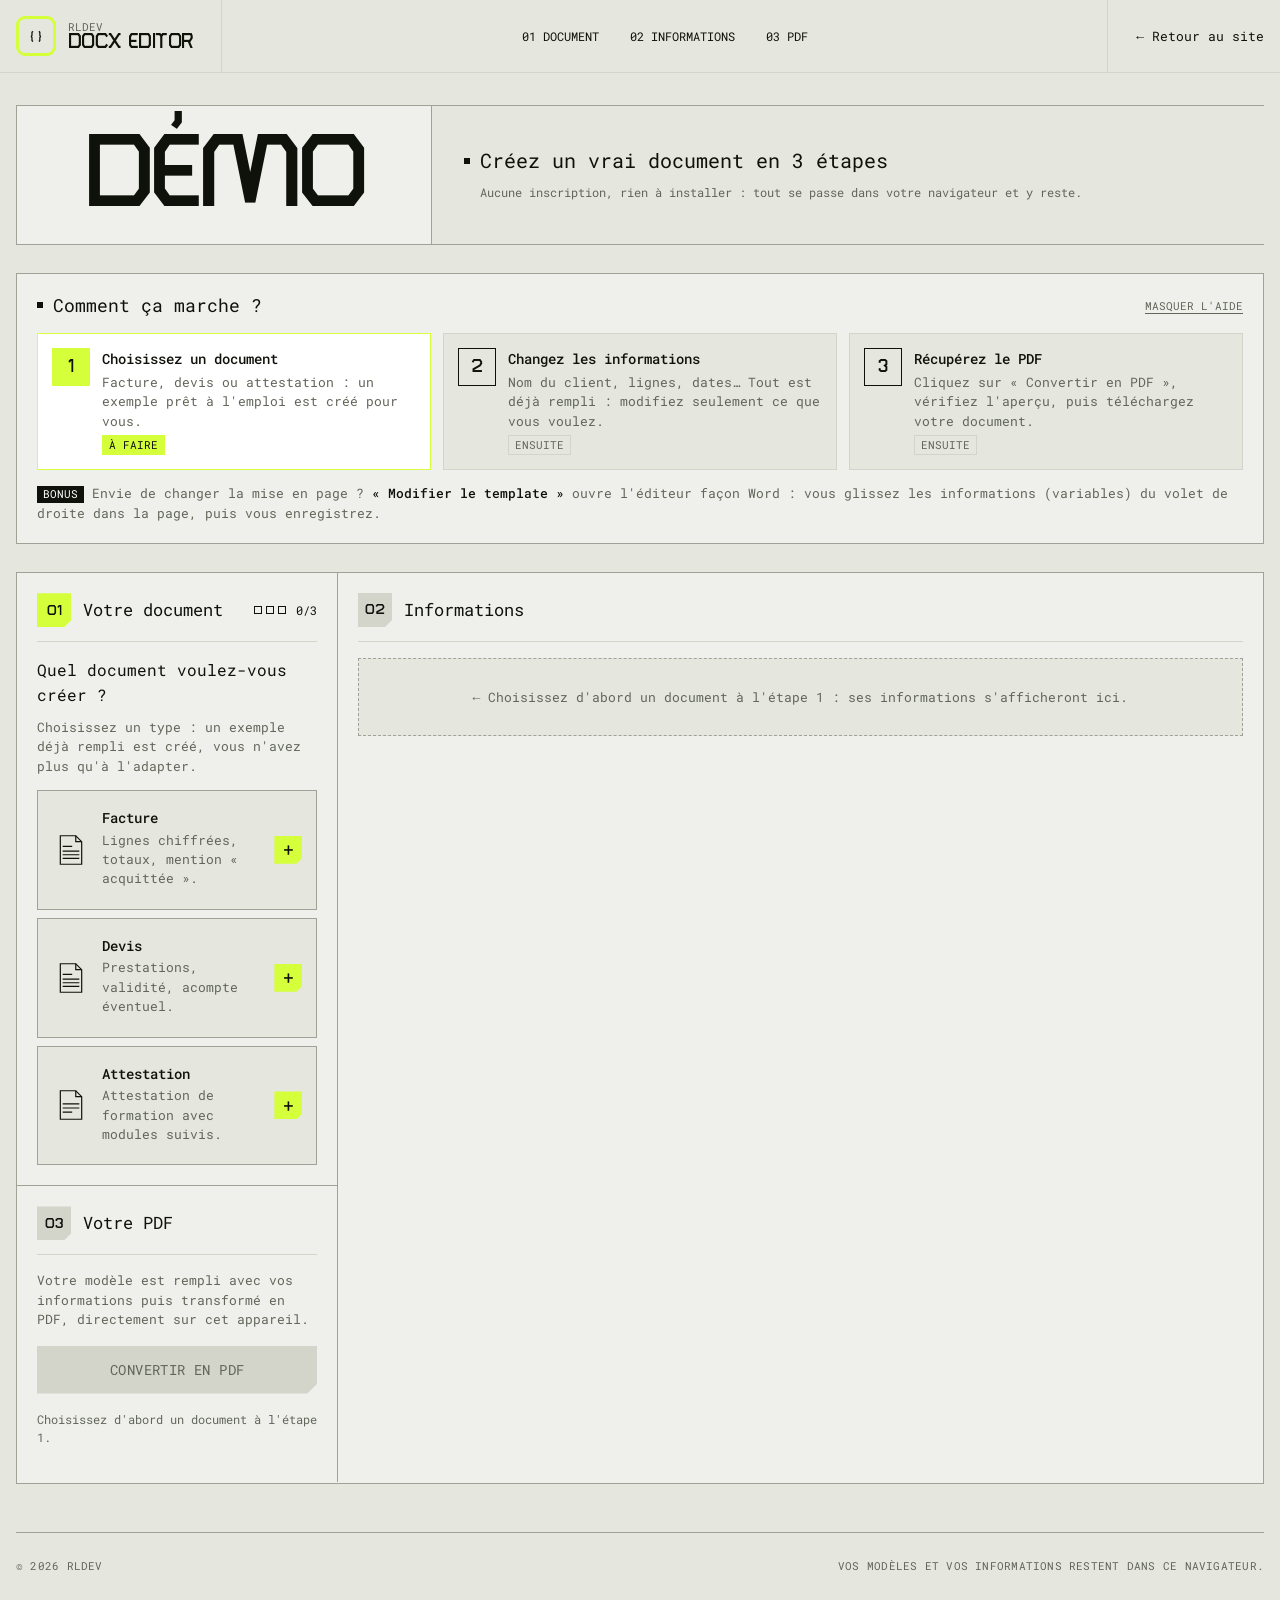
<file: demo/index.html>
<!doctype html>
<html lang="fr">
  <head>
    <meta charset="UTF-8" />
    <meta name="viewport" content="width=device-width, initial-scale=1.0" />
    <title>Démo - rl-docx-editor</title>
    <meta name="description" content="Créez jusqu'à 3 modèles Word, remplissez-les et convertissez-les en PDF, directement dans le navigateur." />
    <meta name="theme-color" content="#e5e6de" />
    <link rel="icon" href="data:image/svg+xml,%3Csvg xmlns='http://www.w3.org/2000/svg' viewBox='0 0 32 32'%3E%3Crect x='3' y='3' width='26' height='26' rx='6' fill='%23d4ff3a' stroke='%230f110b' stroke-width='4'/%3E%3Crect x='10' y='13' width='4' height='4' fill='%230f110b'/%3E%3Crect x='18' y='13' width='4' height='4' fill='%230f110b'/%3E%3C/svg%3E" />
    <script type="module" crossorigin src="/assets/demo-Dd0WnfxP.js"></script>
    <link rel="modulepreload" crossorigin href="/assets/brouillage-D3EQtD_n.js">
    <link rel="stylesheet" crossorigin href="/assets/brouillage-BTeTvvS6.css">
    <link rel="stylesheet" crossorigin href="/assets/demo-AiE02VJX.css">
  </head>
  <body>
    <div id="racine"></div>
    <noscript>La démonstration a besoin de JavaScript.</noscript>
  </body>
</html>
</file>
<file: assets/brouillage-BTeTvvS6.css>
@font-face{font-family:Roboto Mono;font-style:normal;font-display:swap;font-weight:400;src:url(/assets/roboto-mono-cyrillic-ext-400-normal-BHxv52bw.woff2) format("woff2"),url(/assets/roboto-mono-cyrillic-ext-400-normal-W26xs1TL.woff) format("woff");unicode-range:U+0460-052F,U+1C80-1C8A,U+20B4,U+2DE0-2DFF,U+A640-A69F,U+FE2E-FE2F}@font-face{font-family:Roboto Mono;font-style:normal;font-display:swap;font-weight:400;src:url(/assets/roboto-mono-cyrillic-400-normal-C-_K-ZCn.woff2) format("woff2"),url(/assets/roboto-mono-cyrillic-400-normal-B3hIXASd.woff) format("woff");unicode-range:U+0301,U+0400-045F,U+0490-0491,U+04B0-04B1,U+2116}@font-face{font-family:Roboto Mono;font-style:normal;font-display:swap;font-weight:400;src:url(/assets/roboto-mono-greek-400-normal-CH_u3Aru.woff2) format("woff2"),url(/assets/roboto-mono-greek-400-normal-P8xe1gs1.woff) format("woff");unicode-range:U+0370-0377,U+037A-037F,U+0384-038A,U+038C,U+038E-03A1,U+03A3-03FF}@font-face{font-family:Roboto Mono;font-style:normal;font-display:swap;font-weight:400;src:url(/assets/roboto-mono-vietnamese-400-normal-yYTFiTTs.woff2) format("woff2"),url(/assets/roboto-mono-vietnamese-400-normal-CzWHQABp.woff) format("woff");unicode-range:U+0102-0103,U+0110-0111,U+0128-0129,U+0168-0169,U+01A0-01A1,U+01AF-01B0,U+0300-0301,U+0303-0304,U+0308-0309,U+0323,U+0329,U+1EA0-1EF9,U+20AB}@font-face{font-family:Roboto Mono;font-style:normal;font-display:swap;font-weight:400;src:url(/assets/roboto-mono-latin-ext-400-normal-DLAV9S_w.woff2) format("woff2"),url(/assets/roboto-mono-latin-ext-400-normal-BwLXVYNz.woff) format("woff");unicode-range:U+0100-02BA,U+02BD-02C5,U+02C7-02CC,U+02CE-02D7,U+02DD-02FF,U+0304,U+0308,U+0329,U+1D00-1DBF,U+1E00-1E9F,U+1EF2-1EFF,U+2020,U+20A0-20AB,U+20AD-20C0,U+2113,U+2C60-2C7F,U+A720-A7FF}@font-face{font-family:Roboto Mono;font-style:normal;font-display:swap;font-weight:400;src:url(/assets/roboto-mono-latin-400-normal-GekRknry.woff2) format("woff2"),url(/assets/roboto-mono-latin-400-normal-DBZPkcnn.woff) format("woff");unicode-range:U+0000-00FF,U+0131,U+0152-0153,U+02BB-02BC,U+02C6,U+02DA,U+02DC,U+0304,U+0308,U+0329,U+2000-206F,U+20AC,U+2122,U+2191,U+2193,U+2212,U+2215,U+FEFF,U+FFFD}@font-face{font-family:Roboto Mono;font-style:normal;font-display:swap;font-weight:500;src:url(/assets/roboto-mono-cyrillic-ext-500-normal-DC57U9n8.woff2) format("woff2"),url(/assets/roboto-mono-cyrillic-ext-500-normal-6xdwlG7p.woff) format("woff");unicode-range:U+0460-052F,U+1C80-1C8A,U+20B4,U+2DE0-2DFF,U+A640-A69F,U+FE2E-FE2F}@font-face{font-family:Roboto Mono;font-style:normal;font-display:swap;font-weight:500;src:url(/assets/roboto-mono-cyrillic-500-normal-DGZ7-lUP.woff2) format("woff2"),url(/assets/roboto-mono-cyrillic-500-normal-NpUJFYX7.woff) format("woff");unicode-range:U+0301,U+0400-045F,U+0490-0491,U+04B0-04B1,U+2116}@font-face{font-family:Roboto Mono;font-style:normal;font-display:swap;font-weight:500;src:url(/assets/roboto-mono-greek-500-normal-DpRFkptA.woff2) format("woff2"),url(/assets/roboto-mono-greek-500-normal-C2M8jX6G.woff) format("woff");unicode-range:U+0370-0377,U+037A-037F,U+0384-038A,U+038C,U+038E-03A1,U+03A3-03FF}@font-face{font-family:Roboto Mono;font-style:normal;font-display:swap;font-weight:500;src:url(/assets/roboto-mono-vietnamese-500-normal-Cq-quQMu.woff2) format("woff2"),url(/assets/roboto-mono-vietnamese-500-normal-IxzxMIj7.woff) format("woff");unicode-range:U+0102-0103,U+0110-0111,U+0128-0129,U+0168-0169,U+01A0-01A1,U+01AF-01B0,U+0300-0301,U+0303-0304,U+0308-0309,U+0323,U+0329,U+1EA0-1EF9,U+20AB}@font-face{font-family:Roboto Mono;font-style:normal;font-display:swap;font-weight:500;src:url(/assets/roboto-mono-latin-ext-500-normal-Db3ge6Oe.woff2) format("woff2"),url(/assets/roboto-mono-latin-ext-500-normal-B1IjfbhL.woff) format("woff");unicode-range:U+0100-02BA,U+02BD-02C5,U+02C7-02CC,U+02CE-02D7,U+02DD-02FF,U+0304,U+0308,U+0329,U+1D00-1DBF,U+1E00-1E9F,U+1EF2-1EFF,U+2020,U+20A0-20AB,U+20AD-20C0,U+2113,U+2C60-2C7F,U+A720-A7FF}@font-face{font-family:Roboto Mono;font-style:normal;font-display:swap;font-weight:500;src:url(/assets/roboto-mono-latin-500-normal-pxIOXZmA.woff2) format("woff2"),url(/assets/roboto-mono-latin-500-normal-D6j6AMzd.woff) format("woff");unicode-range:U+0000-00FF,U+0131,U+0152-0153,U+02BB-02BC,U+02C6,U+02DA,U+02DC,U+0304,U+0308,U+0329,U+2000-206F,U+20AC,U+2122,U+2191,U+2193,U+2212,U+2215,U+FEFF,U+FFFD}@font-face{font-family:Turret Road;font-style:normal;font-display:swap;font-weight:700;src:url(/assets/turret-road-latin-ext-700-normal-PWdw-Xa7.woff2) format("woff2"),url(/assets/turret-road-latin-ext-700-normal-D3szn_Et.woff) format("woff");unicode-range:U+0100-02BA,U+02BD-02C5,U+02C7-02CC,U+02CE-02D7,U+02DD-02FF,U+0304,U+0308,U+0329,U+1D00-1DBF,U+1E00-1E9F,U+1EF2-1EFF,U+2020,U+20A0-20AB,U+20AD-20C0,U+2113,U+2C60-2C7F,U+A720-A7FF}@font-face{font-family:Turret Road;font-style:normal;font-display:swap;font-weight:700;src:url(/assets/turret-road-latin-700-normal-CbvBFBhU.woff2) format("woff2"),url(/assets/turret-road-latin-700-normal-BDY5zHr_.woff) format("woff");unicode-range:U+0000-00FF,U+0131,U+0152-0153,U+02BB-02BC,U+02C6,U+02DA,U+02DC,U+0304,U+0308,U+0329,U+2000-206F,U+20AC,U+2122,U+2191,U+2193,U+2212,U+2215,U+FEFF,U+FFFD}@font-face{font-family:Turret Road;font-style:normal;font-display:swap;font-weight:800;src:url(/assets/turret-road-latin-ext-800-normal-BY8YFq4o.woff2) format("woff2"),url(/assets/turret-road-latin-ext-800-normal-DPQ_T8pW.woff) format("woff");unicode-range:U+0100-02BA,U+02BD-02C5,U+02C7-02CC,U+02CE-02D7,U+02DD-02FF,U+0304,U+0308,U+0329,U+1D00-1DBF,U+1E00-1E9F,U+1EF2-1EFF,U+2020,U+20A0-20AB,U+20AD-20C0,U+2113,U+2C60-2C7F,U+A720-A7FF}@font-face{font-family:Turret Road;font-style:normal;font-display:swap;font-weight:800;src:url(/assets/turret-road-latin-800-normal-CU85cDGn.woff2) format("woff2"),url(/assets/turret-road-latin-800-normal-DF21LEE2.woff) format("woff");unicode-range:U+0000-00FF,U+0131,U+0152-0153,U+02BB-02BC,U+02C6,U+02DA,U+02DC,U+0304,U+0308,U+0329,U+2000-206F,U+20AC,U+2122,U+2191,U+2193,U+2212,U+2215,U+FEFF,U+FFFD}:root{--accent-50: #f8ffe0;--accent-100: #f1ffc2;--accent-200: #e7ff99;--accent-300: #dbff66;--accent-400: #d4ff3a;--accent-500: #c1f01a;--accent-600: #9cc610;--accent-700: #729310;--accent-800: #516812;--accent-900: #334110;--accent-950: #1b220b;--ink-950: #0f110b;--ink-900: #22261a;--ink-700: #62665a;--ink-500: #9ea297;--ink-300: #d3d5cb;--ink-200: #dadcd3;--paper-300: #dbddd5;--paper-200: #e5e6de;--paper-100: #eff0eb;--paper-50: #ffffff;--fond: var(--paper-200);--panneau: var(--paper-100);--blanc: var(--paper-50);--trait: var(--ink-500);--trait-doux: var(--ink-300);--texte: var(--ink-950);--texte-doux: var(--ink-700);--texte-faible: var(--ink-700);--accent: var(--accent-400);--accent-survol: var(--accent-300);--accent-actif: var(--accent-500);--accent-fonce: var(--accent-800);--noir: var(--ink-950);--mono: "Roboto Mono", ui-monospace, "SFMono-Regular", Menlo, Consolas, monospace;--affiche: "Turret Road", "Roboto Mono", sans-serif;--gouttiere: 16px;--largeur: 1256px;--coupe: 10px}*,*:before,*:after{box-sizing:border-box}html{scroll-behavior:smooth;-webkit-text-size-adjust:100%}body{margin:0;background:var(--fond);color:var(--texte);font-family:var(--mono);font-size:14px;line-height:1.55;overflow-x:hidden}a{color:inherit}button,input,select,textarea{font:inherit;color:inherit}:focus-visible{outline:2px solid var(--accent-fonce);outline-offset:2px}.conteneur{width:min(100% - 2 * var(--gouttiere),var(--largeur));margin-inline:auto}.titre-geant{font-family:var(--affiche);font-weight:800;text-transform:uppercase;letter-spacing:-.05em;line-height:.92;margin:0;font-size:clamp(40px,6.2vw,80px)}.puce-titre{display:flex;gap:10px;align-items:baseline;font-size:clamp(17px,1.6vw,22px);font-weight:400;line-height:1.3;margin:0}.puce-titre:before{content:"";flex:none;width:6px;height:6px;background:var(--texte);transform:translateY(-4px)}.sous-titre{color:var(--texte-doux);font-size:12px;margin:8px 0 0 16px}.etiquette{font-size:12px;text-transform:uppercase;letter-spacing:.02em;color:var(--texte-doux)}.doux{color:var(--texte-doux)}code,.code{font-family:var(--mono);font-size:.95em}.bouton{display:inline-flex;align-items:center;justify-content:center;gap:10px;min-height:40px;padding:0 28px;border:0;background:var(--accent);color:var(--texte);font-size:13px;text-transform:uppercase;letter-spacing:.03em;text-decoration:none;cursor:pointer;clip-path:polygon(0 0,100% 0,100% calc(100% - var(--coupe)),calc(100% - var(--coupe)) 100%,0 100%);transition:background-color .16s ease;white-space:nowrap}.bouton:hover{background:var(--accent-survol)}.bouton:active{background:var(--accent-actif)}.bouton[disabled],.bouton[aria-disabled=true]{background:var(--trait-doux);color:var(--texte-doux);cursor:not-allowed}.bouton-contour{display:inline-flex;align-items:center;justify-content:center;gap:8px;min-height:36px;padding:0 16px;border:1px solid var(--trait);background:var(--panneau);font-size:12px;text-transform:uppercase;text-decoration:none;cursor:pointer;transition:background-color .16s ease,border-color .16s ease}.bouton-contour:hover{background:var(--blanc);border-color:var(--texte)}.bouton-contour[disabled]{opacity:.45;cursor:not-allowed}.bouton-noir{display:inline-grid;place-items:center;width:40px;height:40px;background:var(--noir);color:var(--blanc);border:0;cursor:pointer;text-decoration:none}.bouton-noir:hover{background:var(--accent);color:var(--texte)}.panneau{background:var(--panneau);border:1px solid var(--trait)}.coins{--c: var(--texte-faible);background:linear-gradient(var(--c),var(--c)) top left / 7px 1px,linear-gradient(var(--c),var(--c)) top left / 1px 7px,linear-gradient(var(--c),var(--c)) top right / 7px 1px,linear-gradient(var(--c),var(--c)) top right / 1px 7px,linear-gradient(var(--c),var(--c)) bottom left / 7px 1px,linear-gradient(var(--c),var(--c)) bottom left / 1px 7px,linear-gradient(var(--c),var(--c)) bottom right / 7px 1px,linear-gradient(var(--c),var(--c)) bottom right / 1px 7px;background-repeat:no-repeat;background-origin:content-box;padding:8px}.carre-accent{display:inline-block;width:9px;height:9px;background:var(--accent)}.boite-icone{display:grid;place-items:center;width:36px;height:36px;background:var(--panneau);border:1px solid var(--trait-doux);color:var(--texte-doux)}.boite-icone svg{width:18px;height:18px}.fleches{display:inline-flex;border:1px solid var(--trait);background:var(--panneau)}.fleches button{display:grid;place-items:center;width:40px;height:40px;border:0;background:none;cursor:pointer}.fleches button+button{border-left:1px solid var(--trait-doux)}.fleches button:hover{background:var(--blanc)}.fleches button[disabled]{opacity:.3;cursor:default}.fleches svg{width:16px;height:16px}.puce-variable{display:inline-flex;align-items:center;gap:6px;padding:2px 8px;border:1px solid var(--accent-600);background:var(--accent-100);color:var(--accent-fonce);font-size:12px;white-space:nowrap}.entete{position:sticky;top:0;z-index:30;background:color-mix(in srgb,var(--fond) 88%,transparent);-webkit-backdrop-filter:blur(8px);backdrop-filter:blur(8px);border-bottom:1px solid var(--trait-doux)}.entete-grille{display:grid;grid-template-columns:auto 1fr auto;align-items:stretch;min-height:72px}.marque{display:flex;align-items:center;gap:12px;padding-right:28px;text-decoration:none;border-right:1px solid var(--trait-doux)}.marque-logo{display:grid;place-items:center;width:40px;height:40px;border:3px solid var(--accent);border-radius:9px;font-family:var(--affiche);font-weight:800;font-size:13px;letter-spacing:-.04em}.marque-texte{display:grid;line-height:1}.marque-texte small{font-size:11px;color:var(--texte-doux)}.marque-texte strong{font-family:var(--affiche);font-weight:800;font-size:20px;letter-spacing:-.03em;text-transform:uppercase}.navigation{display:flex;justify-content:center;align-items:center;gap:clamp(14px,2.4vw,32px);font-size:13px}.navigation a{text-decoration:none;position:relative}.navigation a:after{content:"";position:absolute;left:0;right:0;bottom:-4px;height:1px;background:var(--accent);transform:scaleX(0);transform-origin:left;transition:transform .2s ease}.navigation a:hover:after{transform:scaleX(1)}.entete-actions{display:flex;align-items:center;gap:20px;padding-left:28px;border-left:1px solid var(--trait-doux)}.lien-retour{font-size:13px;text-decoration:none;display:inline-flex;gap:8px;align-items:center}@media(max-width:900px){.navigation{display:none}.entete-grille{grid-template-columns:1fr auto}.marque{border-right:0}.entete-actions{border-left:0;padding-left:0}}@media(max-width:520px){.marque-texte small,.entete-actions .lien-retour span{display:none}.entete-actions .bouton{padding:0 16px}}@media(prefers-reduced-motion:reduce){*,*:before,*:after{animation-duration:.01ms!important;animation-iteration-count:1!important;transition-duration:.01ms!important;scroll-behavior:auto!important}}.menu-mobile{display:none}@media(max-width:900px){.menu-mobile{display:grid;place-items:center;width:40px;height:40px;border:1px solid var(--trait);background:var(--panneau);cursor:pointer}.menu-mobile-icone,.menu-mobile-icone:before,.menu-mobile-icone:after{display:block;width:18px;height:2px;background:var(--texte);transition:transform .2s ease,opacity .2s ease}.menu-mobile-icone{position:relative}.menu-mobile-icone:before,.menu-mobile-icone:after{content:"";position:absolute;left:0}.menu-mobile-icone:before{top:-6px}.menu-mobile-icone:after{top:6px}.entete.est-ouvert .menu-mobile-icone{background:transparent}.entete.est-ouvert .menu-mobile-icone:before{transform:translateY(6px) rotate(45deg)}.entete.est-ouvert .menu-mobile-icone:after{transform:translateY(-6px) rotate(-45deg)}.entete.est-ouvert .navigation{display:grid;justify-content:stretch;position:absolute;top:100%;left:0;right:0;gap:0;padding:0 var(--gouttiere) 12px;background:var(--fond);border-bottom:1px solid var(--trait);box-shadow:0 16px 24px -16px #0f110b40}.entete.est-ouvert .navigation a{padding:14px 0;border-bottom:1px solid var(--trait-doux);font-size:15px}.entete-actions{gap:10px}}
</file>
<file: assets/demo-AiE02VJX.css>
.visuellement-cache{position:absolute;width:1px;height:1px;overflow:hidden;clip:rect(0 0 0 0);white-space:nowrap}.demo{padding-bottom:48px}.demo-bandeau{display:grid;grid-template-columns:minmax(0,1fr) minmax(0,2fr);margin-top:32px;min-height:140px;border-block:1px solid var(--trait)}.demo-bandeau .bandeau-titre{display:flex;align-items:center;justify-content:center;background:var(--panneau);border-inline:1px solid var(--trait)}.demo-bandeau .bandeau-texte{display:flex;flex-direction:column;justify-content:center;padding:20px 32px}.demo-bandeau .titre-geant{font-size:clamp(56px,8vw,104px)}.etapes-nav a{font-size:12px;text-transform:uppercase}.bouton-aide{min-height:32px;padding:0 12px}.alerte{margin:20px 0 0;padding:12px 16px;border:1px solid var(--accent);border-left-width:4px;background:var(--accent-50);font-size:13px}.lien-discret{border:0;background:none;padding:0;font-size:11px;text-transform:uppercase;color:var(--texte-doux);text-decoration:underline;text-underline-offset:3px;cursor:pointer;white-space:nowrap}.lien-discret:hover{color:var(--accent-fonce)}.aide-courte{margin:0;font-size:12px}.guide{margin-top:28px;padding:20px;background:var(--panneau);border:1px solid var(--trait)}.guide-entete{display:flex;justify-content:space-between;align-items:center;gap:16px}.guide-entete .puce-titre{font-size:18px}.guide-etapes{list-style:none;margin:16px 0 0;padding:0;display:grid;grid-template-columns:repeat(3,1fr);gap:12px}.guide-lien{display:grid;grid-template-columns:auto 1fr;grid-template-rows:auto auto;gap:4px 12px;height:100%;padding:14px;border:1px solid var(--trait-doux);background:var(--fond);text-decoration:none;transition:border-color .16s ease,background-color .16s ease}.guide-lien:hover{border-color:var(--texte);background:var(--blanc)}.guide-num{grid-row:span 2;display:grid;place-items:center;width:38px;height:38px;border:1px solid var(--texte);font-family:var(--affiche);font-weight:800;font-size:18px}.guide-texte{display:grid;gap:3px;font-size:12.5px;color:var(--texte-doux)}.guide-texte strong{color:var(--texte);font-weight:500;font-size:14px}.guide-etat{grid-column:2;justify-self:start;padding:1px 6px;font-size:10.5px;text-transform:uppercase;border:1px solid var(--trait-doux);color:var(--texte-doux)}.est-en-cours .guide-lien{border-color:var(--accent);background:var(--blanc)}.est-en-cours .guide-num{background:var(--accent);border-color:var(--accent)}.est-en-cours .guide-etat{background:var(--accent);border-color:var(--accent);color:var(--texte)}.est-faite .guide-num{background:var(--noir);border-color:var(--noir);color:var(--blanc)}.est-faite .guide-etat{border-color:var(--noir);color:var(--texte)}.guide-bonus{margin:14px 0 0;font-size:12.5px;color:var(--texte-doux)}.guide-bonus strong{color:var(--texte);font-weight:500}.guide-bonus-etiquette{display:inline-block;margin-right:8px;padding:0 6px;background:var(--noir);color:var(--blanc);font-size:10.5px;text-transform:uppercase}.demo-grille{display:grid;grid-template-columns:minmax(260px,.9fr) minmax(0,2.6fr);grid-template-areas:"modele donnees" "pdf donnees";grid-template-rows:auto 1fr;align-items:start;margin-top:28px;border:1px solid var(--trait);background:var(--panneau)}.etape{display:flex;flex-direction:column;gap:16px;padding:20px;min-width:0;align-self:stretch;scroll-margin-top:84px}#etape-modele{grid-area:modele}.etape-donnees{grid-area:donnees;border-left:1px solid var(--trait);container:informations / inline-size}.etape-pdf{grid-area:pdf;border-top:1px solid var(--trait);position:sticky;top:72px;align-self:start}.etape-entete{display:flex;align-items:center;gap:12px;padding-bottom:14px;border-bottom:1px solid var(--trait-doux)}.etape-entete h2{margin:0;font-size:17px;font-weight:400}.etape-entete>:last-child:not(h2){margin-left:auto}.etape-num{display:grid;place-items:center;flex:none;width:34px;height:34px;background:var(--trait-doux);font-family:var(--affiche);font-weight:800;font-size:15px;clip-path:polygon(0 0,100% 0,100% calc(100% - 7px),calc(100% - 7px) 100%,0 100%)}.etape-num.est-en-cours{background:var(--accent)}.etape-num.est-faite{background:var(--noir);color:var(--blanc)}.etape-intro{margin:0;font-size:12.5px}.etape-intro-ligne{display:flex;align-items:flex-start;justify-content:space-between;gap:14px}.etape-vide{margin:0;padding:28px 18px;border:1px dashed var(--trait);background:var(--fond);color:var(--texte-doux);font-size:13px;text-align:center}.enregistre{font-size:11px;text-transform:uppercase;color:var(--texte-doux)}.bouton-plein{width:100%}.bouton-grand{min-height:48px;font-size:14px}.est-danger{border-color:#b3261e;color:#b3261e}.est-danger:hover{background:#b3261e;border-color:#b3261e;color:var(--blanc)}.compteur-modeles{display:inline-flex;align-items:center;gap:4px;font-size:12px}.compteur-modeles span{width:8px;height:8px;border:1px solid var(--texte)}.compteur-modeles span.est-plein{background:var(--accent);border-color:var(--accent)}.compteur-modeles span:last-of-type{margin-right:6px}.accueil-vide{display:grid;gap:10px}.accueil-vide-titre{margin:0;font-size:16px}.accueil-vide .doux{margin:0 0 4px;font-size:12.5px}.liste-modeles{list-style:none;margin:0;padding:0;display:grid;gap:10px}.carte-modele{display:grid;grid-template-columns:1fr 44px;border:1px solid var(--trait-doux);background:var(--fond);transition:border-color .16s ease}.carte-modele:hover{border-color:var(--trait)}.carte-modele.est-actif{border-color:var(--texte);background:var(--blanc);box-shadow:inset 4px 0 0 var(--accent)}.carte-modele-choix{display:flex;align-items:center;gap:12px;padding:12px 12px 12px 16px;border:0;background:none;text-align:left;cursor:pointer;min-width:0}.carte-modele-coche{flex:none;width:18px;height:18px;border:1px solid var(--texte);border-radius:50%;background:var(--blanc)}.est-actif .carte-modele-coche{background:radial-gradient(circle,var(--accent) 0 5px,var(--blanc) 5.5px)}.carte-modele-infos{display:grid;gap:2px;min-width:0}.carte-modele-type{font-size:11px;text-transform:uppercase;color:var(--accent-fonce)}.carte-modele-nom{font-size:14px;overflow:hidden;text-overflow:ellipsis;white-space:nowrap}.carte-modele-date{font-size:11px}.carte-modele-supprimer{display:grid;place-items:center;border:0;border-left:1px solid var(--trait-doux);background:none;cursor:pointer;color:var(--texte-doux)}.carte-modele-supprimer:hover{background:var(--noir);color:var(--blanc)}.carte-modele.est-suppression{display:block;padding:12px 14px;border-color:#b3261e;background:#fdf0ef}.carte-modele.est-suppression p{margin:0 0 10px;font-size:13px}.carte-modele-confirmer{display:flex;flex-wrap:wrap;gap:8px}.modifier-modele{display:grid;gap:8px}.nouveau-modele{display:grid;gap:10px;padding-top:14px;border-top:1px solid var(--trait-doux)}.nouveau-modele-ouvrir{display:flex;justify-content:space-between;align-items:baseline;gap:12px;padding:0;border:0;background:none;cursor:pointer;text-align:left;font-size:13px}.nouveau-modele-ouvrir .doux{font-size:11.5px}.nouveau-modele-ouvrir:hover:not([disabled])>span:first-child{color:var(--accent-fonce)}.nouveau-modele-ouvrir[disabled]{cursor:default;color:var(--texte-doux)}.types-modele{display:grid;gap:8px}.type-modele{display:grid;grid-template-columns:auto 1fr auto;align-items:center;gap:12px;padding:10px 12px;border:1px solid var(--trait-doux);background:var(--fond);text-align:left;cursor:pointer;transition:background-color .16s ease,border-color .16s ease}.type-modele:hover:not([disabled]){background:var(--blanc);border-color:var(--accent)}.type-modele[disabled]{opacity:.45;cursor:not-allowed}.picto-type{width:30px;height:30px;color:var(--texte)}.type-modele-texte{display:grid;gap:2px}.type-modele-texte strong{font-weight:500;font-size:14px}.type-modele-texte span{font-size:11.5px}.type-modele-plus{display:grid;place-items:center;width:28px;height:28px;background:var(--accent);font-size:18px;clip-path:polygon(0 0,100% 0,100% calc(100% - 6px),calc(100% - 6px) 100%,0 100%)}.types-modele.est-grand .type-modele{padding:16px 14px;border-color:var(--trait)}.types-modele.est-grand .picto-type{width:38px;height:38px}.formulaire{display:grid;gap:20px}.formulaire-groupe{margin:0;padding:14px;border:1px solid var(--trait-doux);min-width:0}.formulaire-groupe legend{padding:0 8px;margin-bottom:0;font-size:15px}.formulaire-grille{display:grid;grid-template-columns:repeat(2,minmax(0,1fr));gap:12px}.champ-liste{display:grid;gap:10px;justify-items:start;min-width:0}.champ-liste-vide{margin:0;font-size:12px}.champ-liste-element{width:100%;min-width:0;border:1px solid var(--trait-doux);background:var(--fond)}.champ-liste-entete{display:flex;justify-content:space-between;align-items:center;padding:8px 12px;border-bottom:1px solid var(--trait-doux);font-size:11px;text-transform:uppercase}.champ-liste-entete .puce-carre{display:inline-block;width:5px;height:5px;margin-right:4px;background:var(--accent);vertical-align:middle}.champ-liste-grille{display:grid;grid-template-columns:repeat(2,minmax(0,1fr));gap:10px 12px;padding:12px}.resultat{display:grid;gap:12px}.progression{list-style:none;margin:0;padding:0;display:grid;gap:8px;font-size:13px;color:var(--texte-faible)}.progression li{display:flex;align-items:center;gap:10px}.progression-puce{flex:none;width:12px;height:12px;border:1px solid currentColor}.progression .est-faite{color:var(--texte)}.progression .est-faite .progression-puce{background:var(--noir);border-color:var(--noir)}.progression .est-en-cours{color:var(--texte)}.progression .est-en-cours .progression-puce{background:var(--accent);border-color:var(--accent);animation:tourner .9s steps(4) infinite}@keyframes tourner{to{transform:rotate(360deg)}}.succes,.avis{margin:0;padding:10px 12px;font-size:13px}.succes{background:var(--noir);color:var(--blanc)}.succes span{color:var(--accent-fonce);margin-right:4px}.avis{border:1px solid var(--accent);background:var(--accent-50)}.resultat .bouton{gap:10px}.resultat-liens{display:grid;gap:6px;font-size:12.5px}.resultat-liens a{text-underline-offset:3px}.resultat-liens a:hover{color:var(--accent-fonce)}.apercu-pages{display:grid;gap:12px;max-height:70vh;overflow-y:auto;padding:12px;background:var(--fond);border:1px solid var(--trait-doux)}.apercu-page{display:grid;gap:4px;justify-items:center;font-size:11px;color:var(--texte-doux);text-decoration:none}.apercu-page img{width:100%;height:auto;background:var(--blanc);box-shadow:0 2px 10px #0f110b26}.apercu-page:hover img{outline:2px solid var(--accent-fonce)}.resultat-attente{display:grid;place-items:center;height:220px;margin:0;font-family:var(--affiche);font-weight:800;font-size:56px;letter-spacing:-.04em;color:var(--trait-doux);background-color:var(--fond)}.hote-rendu{position:fixed;top:0;left:-20000px;pointer-events:none}.barre-mobile{display:none}.fenetre-fond{position:fixed;inset:0;z-index:90;display:grid;place-items:center;padding:16px;background:#0f110b80}.fenetre{width:min(100%,460px);padding:22px;background:var(--panneau);border:1px solid var(--texte);font-size:13.5px}.fenetre p{margin:0 0 12px}.fenetre-actions{display:flex;flex-wrap:wrap;justify-content:flex-end;gap:10px;margin-top:18px}.editeur-plein{position:fixed;inset:0;z-index:100;display:flex;flex-direction:column;background:var(--panneau)}.editeur-aide{display:flex;align-items:center;gap:18px;padding:8px 16px;background:var(--noir);color:var(--blanc);font-size:12.5px}.editeur-aide-titre{margin:0;white-space:nowrap}.editeur-aide-titre strong{color:var(--accent);font-weight:500}.editeur-aide-etapes{display:flex;gap:18px;margin:0;padding:0;list-style:none;counter-reset:aide;flex:1;min-width:0;color:var(--ink-300)}.editeur-aide-etapes li{counter-increment:aide}.editeur-aide-etapes li:before{content:counter(aide);display:inline-grid;place-items:center;width:18px;height:18px;margin-right:6px;background:var(--accent);color:var(--texte);font-size:11px}.editeur-aide-etapes b{color:var(--blanc);font-weight:500}.editeur-aide-retour{min-height:34px;padding:0 16px;flex:none}.editeur-zone{position:relative;flex:1;min-height:0}.editeur-zone .editeur-modele{position:absolute;z-index:1}.editeur-chargement{display:grid;place-items:center;font-size:14px}@media(max-width:1280px){.editeur-aide-etapes{display:none}.editeur-aide{justify-content:space-between}}.demo-pied{display:flex;justify-content:space-between;gap:16px;flex-wrap:wrap;padding:24px 0 40px;border-top:1px solid var(--trait);font-size:11px}@media(max-width:1180px){.apercu-pages{grid-template-columns:repeat(auto-fill,minmax(220px,1fr));max-height:none}.barre-mobile{display:block;position:fixed;left:0;right:0;bottom:0;z-index:40;padding:10px 16px calc(10px + env(safe-area-inset-bottom));background:color-mix(in srgb,var(--fond) 92%,transparent);-webkit-backdrop-filter:blur(8px);backdrop-filter:blur(8px);border-top:1px solid var(--trait)}.barre-mobile .bouton{min-height:46px}.page-demo{padding-bottom:76px}}@media(max-width:900px){.guide-etapes{grid-template-columns:1fr}}@media(max-width:760px){.demo-bandeau{grid-template-columns:1fr;margin-top:20px}.demo-bandeau .bandeau-titre{padding:14px}.demo-bandeau .bandeau-texte{padding:16px 4px}.guide{padding:16px}.demo-grille{grid-template-columns:1fr;margin-inline:calc(-1 * var(--gouttiere) + 4px)}.etape{padding:18px 14px}.etape+.etape{border-left:0;border-top:1px solid var(--trait)}.etape-intro-ligne{flex-direction:column;gap:8px}.editeur-aide-titre{display:none}}.est-facultatif .guide-num{border-style:dashed}.etape-num.est-facultatif{background:var(--panneau);box-shadow:inset 0 0 0 1px var(--trait)}.editeur-aide-attente{display:flex;align-items:center;gap:14px;flex:1;margin:0;color:var(--accent)}.editeur-aide-attente .lien-discret{color:var(--ink-300)}@container informations (min-width: 720px){.formulaire-grille{grid-template-columns:repeat(3,minmax(0,1fr))}.champ-liste-grille{grid-template-columns:repeat(4,minmax(0,1fr))}.champ.est-image{grid-column:span 2}}@container informations (max-width: 440px){.formulaire-grille,.champ-liste-grille{grid-template-columns:1fr}}@media(max-width:900px){.demo-grille{grid-template-columns:1fr;grid-template-areas:"modele" "donnees" "pdf";grid-template-rows:auto}.etape+.etape{border-left:0;border-top:1px solid var(--trait)}.etape-pdf{position:static}}@media(max-width:760px){.guide-etapes{gap:6px}.guide-lien{grid-template-columns:auto 1fr auto;grid-template-rows:auto;align-items:center;padding:10px}.guide-num{grid-row:auto;width:32px;height:32px;font-size:15px}.guide-texte span,.guide-bonus{display:none}.guide-etat{grid-column:auto}}.champ{display:grid;gap:6px;align-content:start;min-width:0}.champ.est-large{grid-column:1 / -1}.champ-libelle{font-size:12px;font-weight:500;line-height:1.4;overflow-wrap:anywhere}.saisie{display:block;width:100%;min-width:0;max-width:100%;min-height:40px;padding:9px 10px;border:1px solid var(--trait);border-radius:0;background:var(--blanc);color:var(--texte);font:inherit;font-size:16px;line-height:1.4;transition:border-color .16s ease,box-shadow .16s ease}textarea.saisie{resize:vertical;min-height:72px}.saisie:hover{border-color:var(--texte-doux)}.saisie::-moz-placeholder{color:var(--texte-doux)}.saisie::placeholder{color:var(--texte-doux)}.saisie:focus{outline:2px solid var(--accent-fonce);outline-offset:1px;border-color:var(--accent-fonce);box-shadow:inset 3px 0 0 var(--accent)}.saisie:disabled{background:var(--fond);cursor:not-allowed}.saisie[aria-invalid=true]{border-color:#b3261e}@media(min-width:761px){.saisie{font-size:13px}}.interrupteur{display:flex;align-items:center;gap:10px;min-height:40px;width:-moz-fit-content;width:fit-content;max-width:100%;cursor:pointer;font-size:13px}.interrupteur input{position:absolute;opacity:0;width:1px;height:1px}.interrupteur-piste{position:relative;flex:none;width:44px;height:24px;border:1px solid var(--texte);background:var(--blanc);transition:background-color .16s ease}.interrupteur-piste:after{content:"";position:absolute;top:4px;left:4px;width:14px;height:14px;background:var(--texte);transition:transform .16s ease}.interrupteur input:checked+.interrupteur-piste{background:var(--accent)}.interrupteur input:checked+.interrupteur-piste:after{transform:translate(20px)}.interrupteur input:focus-visible+.interrupteur-piste{outline:2px solid var(--accent-fonce);outline-offset:2px}.interrupteur:has(input:disabled){opacity:.5;cursor:not-allowed}.champ-image{display:flex;flex-wrap:wrap;align-items:center;gap:10px;min-width:0;max-width:100%;padding:10px;border:1px solid var(--trait-doux);background:var(--blanc)}.champ-image-apercu{display:grid;grid-template:minmax(0,1fr) / minmax(0,1fr);place-items:center;flex:0 1 120px;width:120px;max-width:100%;min-width:0;height:64px;padding:6px;overflow:hidden;border:1px dashed var(--trait);background:var(--panneau);font-size:11px;text-align:center}.champ-image-apercu img{display:block;width:100%;height:100%;min-width:0;min-height:0;-o-object-fit:contain;object-fit:contain}.champ-image-commandes{display:grid;gap:6px;flex:1 1 170px;min-width:0}.champ-image-actions{display:flex;flex-wrap:wrap;gap:6px}.champ-image-actions .bouton-contour{padding:0 10px;font-size:11px;min-height:36px}.champ-image-actions label:focus-within{outline:2px solid var(--accent-fonce);outline-offset:2px}.champ-image-actions .est-charge{opacity:.5;cursor:wait}.champ-aide{font-size:10px;color:var(--texte-doux);overflow-wrap:anywhere}.champ-erreur{flex-basis:100%;margin:0;color:#b3261e;font-size:12px;overflow-wrap:anywhere}
</file>
